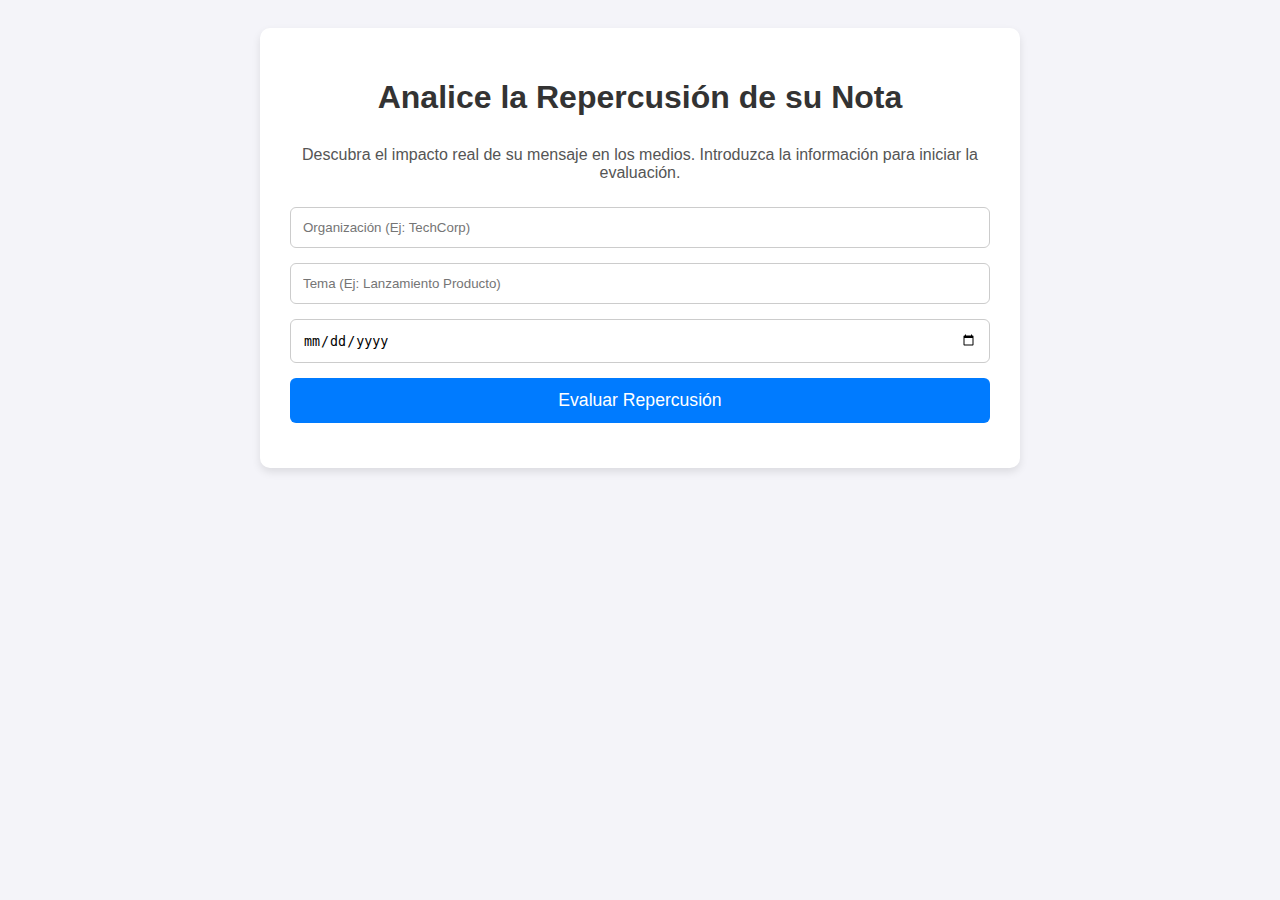
<file: index.html>
<!DOCTYPE html>
<html lang="es">
<head>
    <meta charset="UTF-8">
    <meta name="viewport" content="width=device-width, initial-scale=1.0">
    <title>Evaluador de Impacto - Prueba Técnica</title>
    <style>
        
        body { font-family: Arial, sans-serif; padding: 20px; background-color: #f4f4f9; }
        .container { max-width: 700px; margin: 0 auto; background-color: #fff; padding: 30px; border-radius: 10px; box-shadow: 0 4px 8px rgba(0,0,0,0.1); }
        h1 { text-align: center; color: #333; margin-bottom: 30px; }
        input[type="text"], input[type="date"], button { 
            display: block; 
            width: 100%; 
            margin-bottom: 15px; 
            padding: 12px; 
            border: 1px solid #ccc; 
            border-radius: 6px; 
            box-sizing: border-box;
        }
        button { 
            background-color: #007bff; 
            color: white; 
            border: none; 
            cursor: pointer; 
            font-size: 1.1em;
            transition: background-color 0.3s;
        }
        button:hover { background-color: #0056b3; }

        
        #results { margin-top: 40px; padding: 25px; border: 1px solid #ddd; border-radius: 8px; background-color: #f9f9f9; }
        #loading { text-align: center; color: #007bff; font-size: 1.2em; font-weight: bold; }
        
        .metric-box { 
            margin: 10px 0; 
            padding: 15px; 
            border-radius: 8px; 
            color: white; 
            font-size: 1em;
            box-shadow: 0 2px 4px rgba(0,0,0,0.1);
        }
        .verde { background-color: #4CAF50; }
        .amarillo { background-color: #FFC107; color: black; }
        .rojo { background-color: #F44336; }
        
        .global-result { 
            font-size: 1.8em; 
            font-weight: bold; 
            margin-top: 25px; 
            text-align: center;
            padding: 15px;
            border-radius: 8px;
        }
    </style>
</head>
<body>
    <div class="container">
        <h1>Analice la Repercusión de su Nota </h1>
        <p style="text-align: center; margin-bottom: 25px; color: #555;">
            Descubra el impacto real de su mensaje en los medios. Introduzca la información para iniciar la evaluación.
        </p>

        <form id="impact-form">
            <input type="text" id="organizacion" placeholder="Organización (Ej: TechCorp)" required>
            <input type="text" id="tema" placeholder="Tema (Ej: Lanzamiento Producto)" required>
            <input type="date" id="fecha" required>
            <button type="submit">Evaluar Repercusión</button>
        </form>

        <div id="loading" style="display:none;">Cargando análisis... Esto puede tomar unos segundos.</div>
        
        <div id="results" style="display:none;">
            <h2>Resultados del Análisis</h2>
            <p><strong>Organización:</strong> <span id="res-organizacion"></span></p>
            <p><strong>Tema:</strong> <span id="res-tema"></span></p>

            <h3>Métricas Detalladas</h3>
            <div id="metrics-output">
                </div>

            <div id="global-result" class="global-result"></div>
            
        </div>
    </div>

    <script src="script.js"></script>
</body>
</html>
</file>
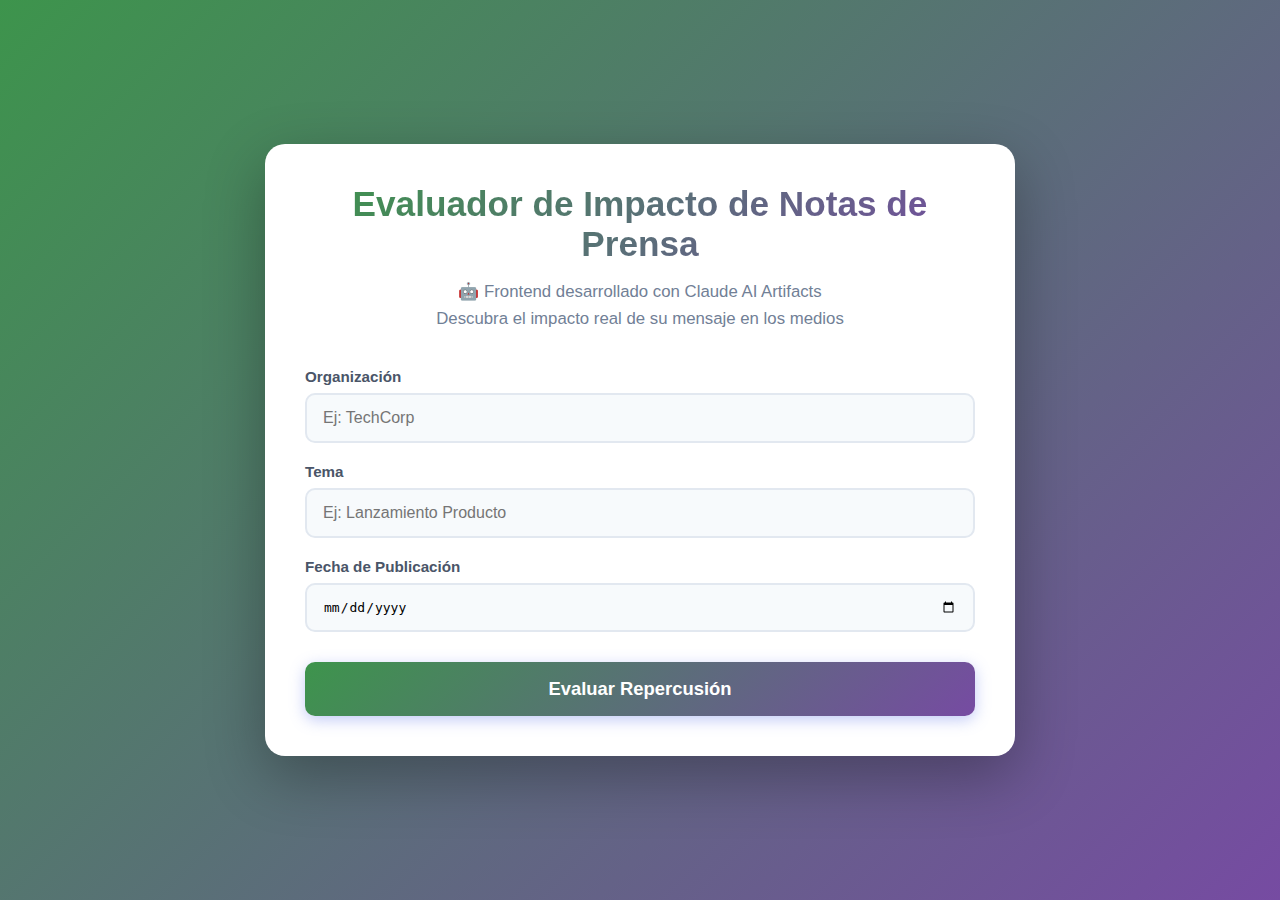
<file: frontend-artifact.html>
<!DOCTYPE html>
<html lang="es">
<head>
    <meta charset="UTF-8">
    <meta name="viewport" content="width=device-width, initial-scale=1.0">
    <title>Evaluador de Impacto - Claude Artifact</title>
    <style>
        * {
            margin: 0;
            padding: 0;
            box-sizing: border-box;
        }

        body {
            font-family: 'Segoe UI', Tahoma, Geneva, Verdana, sans-serif;
            padding: 20px;
            background: linear-gradient(135deg, #3d944c 0%, #764ba2 100%);
            min-height: 100vh;
            display: flex;
            align-items: center;
            justify-content: center;
        }

        .container {
            max-width: 750px;
            width: 100%;
            margin: 20px auto;
            background-color: #fff;
            padding: 40px;
            border-radius: 20px;
            box-shadow: 0 20px 60px rgba(0,0,0,0.3);
            animation: fadeInUp 0.6s ease-out;
        }

        @keyframes fadeInUp {
            from {
                opacity: 0;
                transform: translateY(30px);
            }
            to {
                opacity: 1;
                transform: translateY(0);
            }
        }

        h1 {
            text-align: center;
            color: #2d3748;
            margin-bottom: 15px;
            font-size: 2.2em;
            font-weight: 700;
            background: linear-gradient(135deg, #3d944c 0%, #764ba2 100%);
            -webkit-background-clip: text;
            -webkit-text-fill-color: transparent;
            background-clip: text;
        }

        .subtitle {
            text-align: center;
            margin-bottom: 35px;
            color: #718096;
            font-size: 1.05em;
            line-height: 1.6;
        }

        .form-group {
            margin-bottom: 20px;
        }

        label {
            display: block;
            margin-bottom: 8px;
            color: #4a5568;
            font-weight: 600;
            font-size: 0.95em;
        }

        input[type="text"], input[type="date"] {
            display: block;
            width: 100%;
            padding: 14px 16px;
            border: 2px solid #e2e8f0;
            border-radius: 10px;
            font-size: 1em;
            transition: all 0.3s ease;
            background-color: #f7fafc;
        }

        input[type="text"]:focus, input[type="date"]:focus {
            outline: none;
            border-color: #667eea;
            background-color: #fff;
            box-shadow: 0 0 0 3px rgba(102, 126, 234, 0.1);
            transform: translateY(-2px);
        }

        button {
            display: block;
            width: 100%;
            margin-top: 30px;
            padding: 16px;
            background: linear-gradient(135deg, #3d944c 0%, #764ba2 100%);
            color: white;
            border: none;
            border-radius: 10px;
            cursor: pointer;
            font-size: 1.15em;
            font-weight: 600;
            transition: all 0.3s ease;
            box-shadow: 0 4px 15px rgba(102, 126, 234, 0.4);
        }

        button:hover {
            transform: translateY(-2px);
            box-shadow: 0 6px 25px rgba(102, 126, 234, 0.6);
        }

        #loading {
            text-align: center;
            color: #667eea;
            font-size: 1.2em;
            font-weight: 600;
            padding: 30px;
            animation: pulse 1.5s ease-in-out infinite;
        }

        @keyframes pulse {
            0%, 100% { opacity: 1; }
            50% { opacity: 0.5; }
        }

        #results {
            margin-top: 40px;
            padding: 30px;
            border: 2px solid #e2e8f0;
            border-radius: 15px;
            background: linear-gradient(to bottom, #f7fafc, #fff);
        }

        #results h2 {
            color: #2d3748;
            margin-bottom: 20px;
            font-size: 1.8em;
            border-bottom: 3px solid #667eea;
            padding-bottom: 10px;
        }

        .info-row {
            display: flex;
            justify-content: space-between;
            margin-bottom: 12px;
            padding: 12px;
            background-color: #f7fafc;
            border-radius: 8px;
            border-left: 4px solid #667eea;
        }

        .metric-box {
            margin: 12px 0;
            padding: 18px 20px;
            border-radius: 12px;
            color: white;
            font-size: 1.05em;
            box-shadow: 0 4px 12px rgba(0,0,0,0.15);
            transition: transform 0.2s ease;
        }

        .metric-box:hover {
            transform: translateX(5px);
        }

        .verde {
            background: linear-gradient(135deg, #48bb78 0%, #38a169 100%);
        }
        .amarillo {
            background: linear-gradient(135deg, #ecc94b 0%, #d69e2e 100%);
            color: #2d3748;
        }
        .rojo {
            background: linear-gradient(135deg, #f56565 0%, #e53e3e 100%);
        }

        .global-result {
            font-size: 1.9em;
            font-weight: 700;
            margin-top: 30px;
            text-align: center;
            padding: 25px;
            border-radius: 15px;
            box-shadow: 0 8px 20px rgba(0,0,0,0.15);
        }

        .action-buttons {
            display: grid;
            grid-template-columns: repeat(3, 1fr);
            gap: 15px;
            margin-top: 30px;
        }

        .action-btn {
            padding: 14px 20px;
            border: none;
            border-radius: 10px;
            cursor: pointer;
            font-size: 1em;
            font-weight: 600;
            transition: all 0.3s ease;
        }

        .modal {
            display: none;
            position: fixed;
            z-index: 1000;
            left: 0;
            top: 0;
            width: 100%;
            height: 100%;
            overflow: auto;
            background-color: rgba(0,0,0,0.6);
        }

        .modal-content {
            background-color: #fff;
            margin: 5% auto;
            padding: 30px;
            border-radius: 20px;
            width: 90%;
            max-width: 800px;
            box-shadow: 0 20px 60px rgba(0,0,0,0.3);
        }

        .close {
            color: #aaa;
            float: right;
            font-size: 32px;
            font-weight: bold;
            cursor: pointer;
        }

        .close:hover {
            color: #000;
        }

        @media (max-width: 768px) {
            .container {
                padding: 25px;
            }
            .action-buttons {
                grid-template-columns: 1fr;
            }
        }
    </style>
</head>
<body>
    <div class="container">
        <h1>Evaluador de Impacto de Notas de Prensa</h1>
        <p class="subtitle">
            🤖 Frontend desarrollado con Claude AI Artifacts<br>
            Descubra el impacto real de su mensaje en los medios
        </p>

        <form id="impact-form">
            <div class="form-group">
                <label for="organizacion">Organización</label>
                <input type="text" id="organizacion" placeholder="Ej: TechCorp" required>
            </div>

            <div class="form-group">
                <label for="tema">Tema</label>
                <input type="text" id="tema" placeholder="Ej: Lanzamiento Producto" required>
            </div>

            <div class="form-group">
                <label for="fecha">Fecha de Publicación</label>
                <input type="date" id="fecha" required>
            </div>

            <button type="submit">Evaluar Repercusión</button>
        </form>

        <div id="loading" style="display:none;">⏳ Analizando con IA... Esto puede tomar unos segundos.</div>

        <div id="results" style="display:none;">
            <h2>Resultados del Análisis</h2>

            <div class="info-row">
                <strong>Organización:</strong>
                <span id="res-organizacion"></span>
            </div>

            <div class="info-row">
                <strong>Tema:</strong>
                <span id="res-tema"></span>
            </div>

            <h3>Métricas Detalladas</h3>
            <div id="metrics-output"></div>

            <div id="global-result" class="global-result"></div>

            <div class="action-buttons">
                <button type="button" id="btn-detalles" class="action-btn">
                    📊 Ver Detalles
                </button>
                <button type="button" id="btn-comparar" class="action-btn">
                    📈 Comparar
                </button>
                <button type="button" id="btn-analisis-completo" class="action-btn">
                    📄 Exportar
                </button>
            </div>
        </div>
    </div>

    <!-- Modal para Detalles -->
    <div id="modal-detalles" class="modal">
        <div class="modal-content">
            <span class="close">&times;</span>
            <h2>Detalles Ampliados del Análisis</h2>
            <div id="modal-detalles-body"></div>
        </div>
    </div>

    <script>
        // ========================================
        // CONFIGURACIÓN DEL WEBHOOK N8N
        // ========================================
        const WEBHOOK_URL = "https://victoriagaray.app.n8n.cloud/webhook/evaluador-impacto";

        // ========================================
        // MANEJO DEL FORMULARIO
        // ========================================
        document.getElementById('impact-form').addEventListener('submit', function(e) {
            e.preventDefault();

            const organizacion = document.getElementById('organizacion').value;
            const tema = document.getElementById('tema').value;
            const fecha = document.getElementById('fecha').value;

            const data = {
                organizacion: organizacion,
                tema: tema,
                fecha: fecha
            };

            document.getElementById('loading').style.display = 'block';
            document.getElementById('results').style.display = 'none';

            fetch(WEBHOOK_URL, {
                method: 'POST',
                headers: {
                    'Content-Type': 'application/json',
                },
                body: JSON.stringify(data)
            })
            .then(response => {
                if (!response.ok) {
                    throw new Error(`Error HTTP: ${response.status}`);
                }
                return response.json();
            })
            .then(analysisResult => {
                document.getElementById('loading').style.display = 'none';
                document.getElementById('results').style.display = 'block';
                document.getElementById('res-organizacion').textContent = organizacion;
                document.getElementById('res-tema').textContent = tema;

                const globalResultDiv = document.getElementById('global-result');
                globalResultDiv.textContent = `Resultado Global: ${analysisResult.resultado_global}`;
                globalResultDiv.className = analysisResult.resultado_global === 'FUNCIONÓ' ? 'global-result verde' : 'global-result rojo';

                const metricsOutput = document.getElementById('metrics-output');
                const metrics = {
                    'Cobertura de Medios': analysisResult.cobertura_medios.toLocaleString(),
                    'Alcance Estimado': analysisResult.alcance_estimado.toLocaleString(),
                    'Duración en Días': analysisResult.duracion_dias,
                    'Engagement Total': analysisResult.engagement_total.toLocaleString()
                };

                const analysisDetail = analysisResult.analisis;
                metricsOutput.innerHTML = '';

                for (const key in analysisDetail) {
                    const detail = analysisDetail[key];
                    let metricDisplayName = key.charAt(0).toUpperCase() + key.slice(1);

                    if (key === 'cobertura') metricDisplayName = 'Cobertura de Medios';
                    if (key === 'alcance') metricDisplayName = 'Alcance Estimado';
                    if (key === 'duracion') metricDisplayName = 'Duración en Días';
                    if (key === 'engagement') metricDisplayName = 'Engagement Total';

                    let metricValue = metrics[metricDisplayName] || '';

                    metricsOutput.innerHTML += `
                        <div class="metric-box ${detail.color}">
                            <strong>${metricDisplayName}:</strong> ${metricValue}
                            (<small>Estado: ${detail.estado}</small>)
                        </div>
                    `;
                }

                window.currentAnalysis = {
                    ...analysisResult,
                    organizacion: organizacion,
                    tema: tema,
                    fecha: fecha
                };

            })
            .catch(error => {
                document.getElementById('loading').style.display = 'none';
                document.getElementById('results').style.display = 'block';
                document.getElementById('results').innerHTML = `
                    <h2 style="color:red;">❌ Error en el Análisis</h2>
                    <p>Verifique que el workflow de N8N esté activo.</p>
                    <p><strong>Detalle:</strong> ${error.message}</p>
                `;
            });
        });

        // ========================================
        // BOTÓN DE DETALLES
        // ========================================
        document.getElementById('btn-detalles').addEventListener('click', function() {
            if (!window.currentAnalysis) {
                alert('No hay análisis disponible.');
                return;
            }
            const modal = document.getElementById('modal-detalles');
            const modalBody = document.getElementById('modal-detalles-body');
            const analysis = window.currentAnalysis;

            modalBody.innerHTML = `
                <div style="background: #f7fafc; padding: 15px; margin: 10px 0; border-radius: 10px;">
                    <h4>📊 Información General</h4>
                    <p><strong>Organización:</strong> ${analysis.organizacion}</p>
                    <p><strong>Tema:</strong> ${analysis.tema}</p>
                    <p><strong>Resultado Global:</strong> ${analysis.resultado_global}</p>
                </div>
                <div style="background: #f7fafc; padding: 15px; margin: 10px 0; border-radius: 10px;">
                    <h4>📰 Cobertura de Medios</h4>
                    <p><strong>Cantidad:</strong> ${analysis.cobertura_medios} medios</p>
                    <p><strong>Estado:</strong> ${analysis.analisis.cobertura.estado}</p>
                </div>
                <div style="background: #f7fafc; padding: 15px; margin: 10px 0; border-radius: 10px;">
                    <h4>👥 Alcance Estimado</h4>
                    <p><strong>Personas:</strong> ${analysis.alcance_estimado.toLocaleString()}</p>
                    <p><strong>Estado:</strong> ${analysis.analisis.alcance.estado}</p>
                </div>
            `;

            modal.style.display = 'block';
        });

        // ========================================
        // BOTÓN DE ANÁLISIS COMPLETO
        // ========================================
        document.getElementById('btn-analisis-completo').addEventListener('click', function() {
            if (!window.currentAnalysis) {
                alert('No hay análisis disponible para exportar.');
                return;
            }

            const analysis = window.currentAnalysis;
            let reportContent = `ANÁLISIS COMPLETO DE IMPACTO - NOTA DE PRENSA\n`;
            reportContent += `${'='.repeat(60)}\n\n`;
            reportContent += `Organización: ${analysis.organizacion}\n`;
            reportContent += `Tema: ${analysis.tema}\n`;
            reportContent += `Resultado Global: ${analysis.resultado_global}\n\n`;
            reportContent += `Cobertura: ${analysis.cobertura_medios} medios\n`;
            reportContent += `Alcance: ${analysis.alcance_estimado.toLocaleString()} personas\n`;
            reportContent += `Duración: ${analysis.duracion_dias} días\n`;
            reportContent += `Engagement: ${analysis.engagement_total.toLocaleString()}\n`;

            const blob = new Blob([reportContent], { type: 'text/plain' });
            const url = window.URL.createObjectURL(blob);
            const a = document.createElement('a');
            a.href = url;
            a.download = `Analisis_${analysis.organizacion}_${new Date().getTime()}.txt`;
            document.body.appendChild(a);
            a.click();
            document.body.removeChild(a);
            window.URL.revokeObjectURL(url);

            alert('📄 Análisis descargado exitosamente.');
        });

        // ========================================
        // CERRAR MODALES
        // ========================================
        document.querySelector('.close').onclick = function() {
            document.getElementById('modal-detalles').style.display = 'none';
        }

        window.onclick = function(event) {
            const modal = document.getElementById('modal-detalles');
            if (event.target === modal) {
                modal.style.display = 'none';
            }
        }
    </script>
</body>
</html>
</file>
